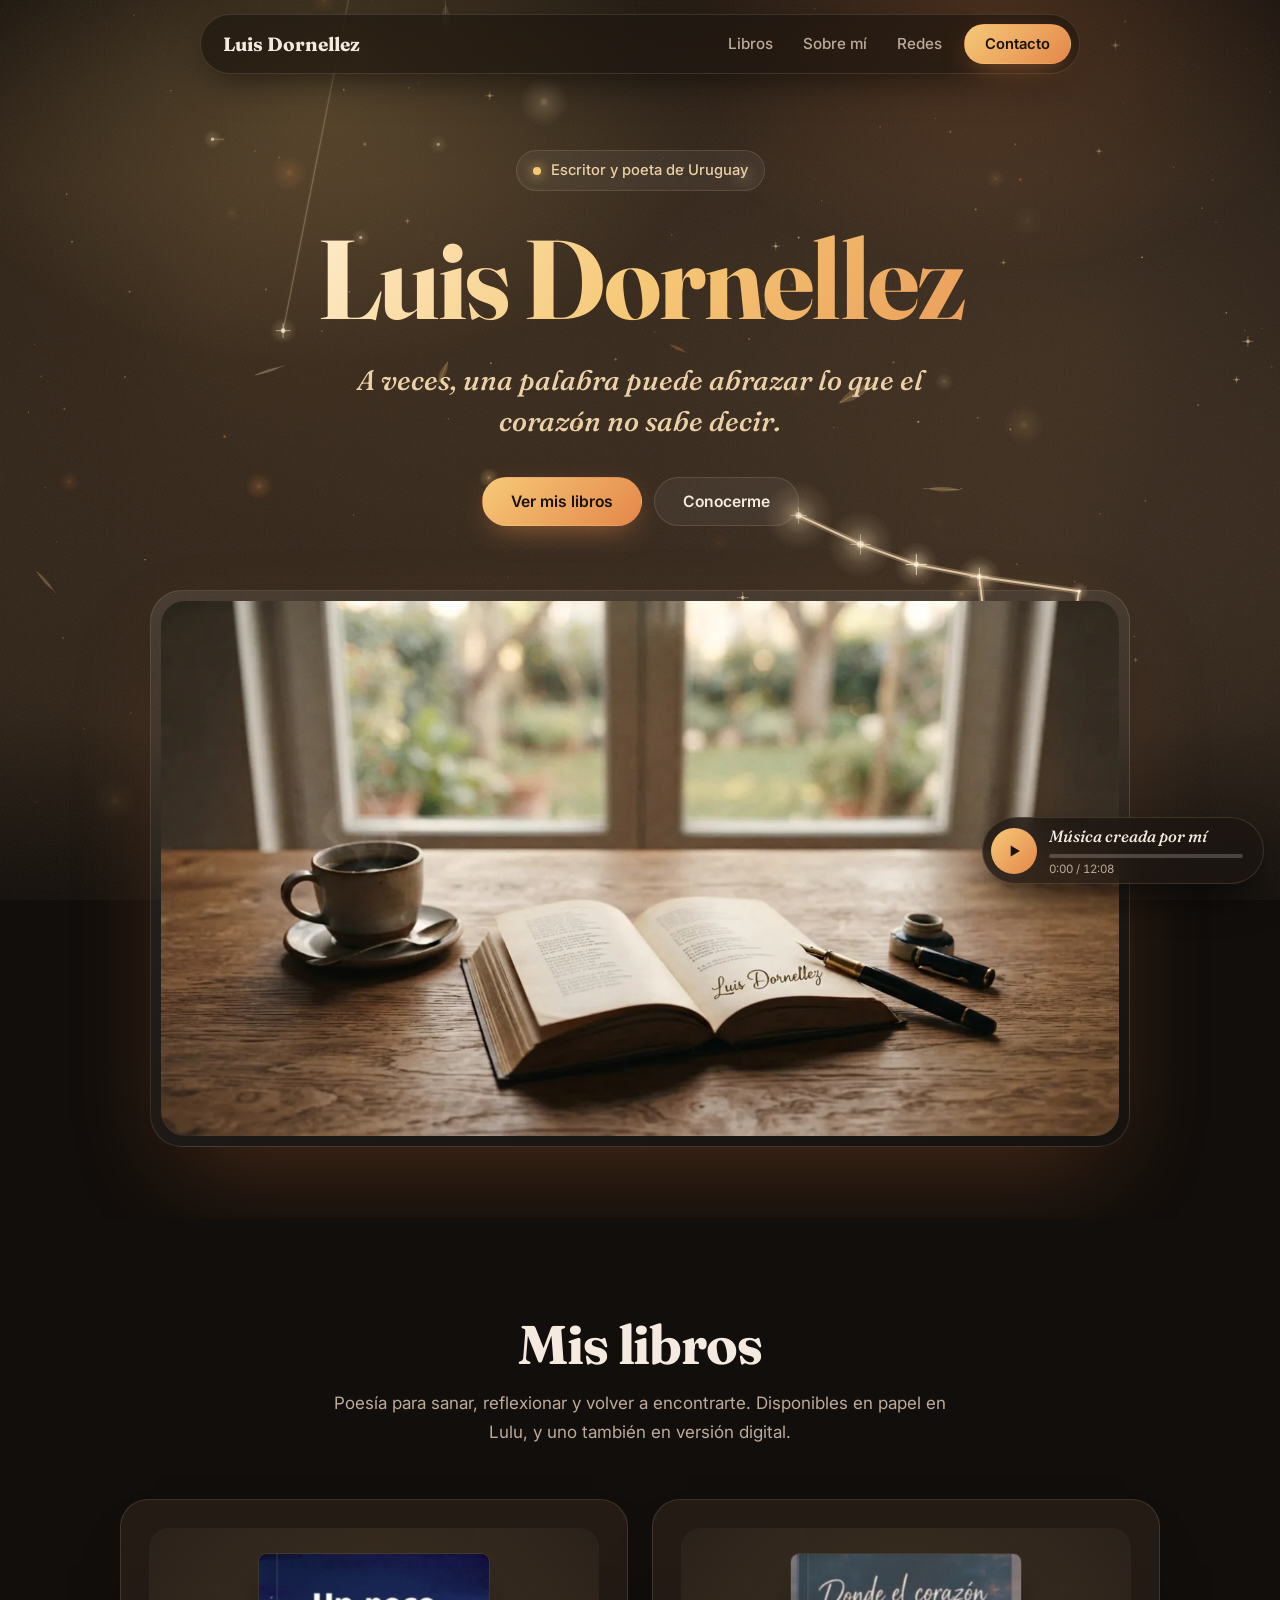
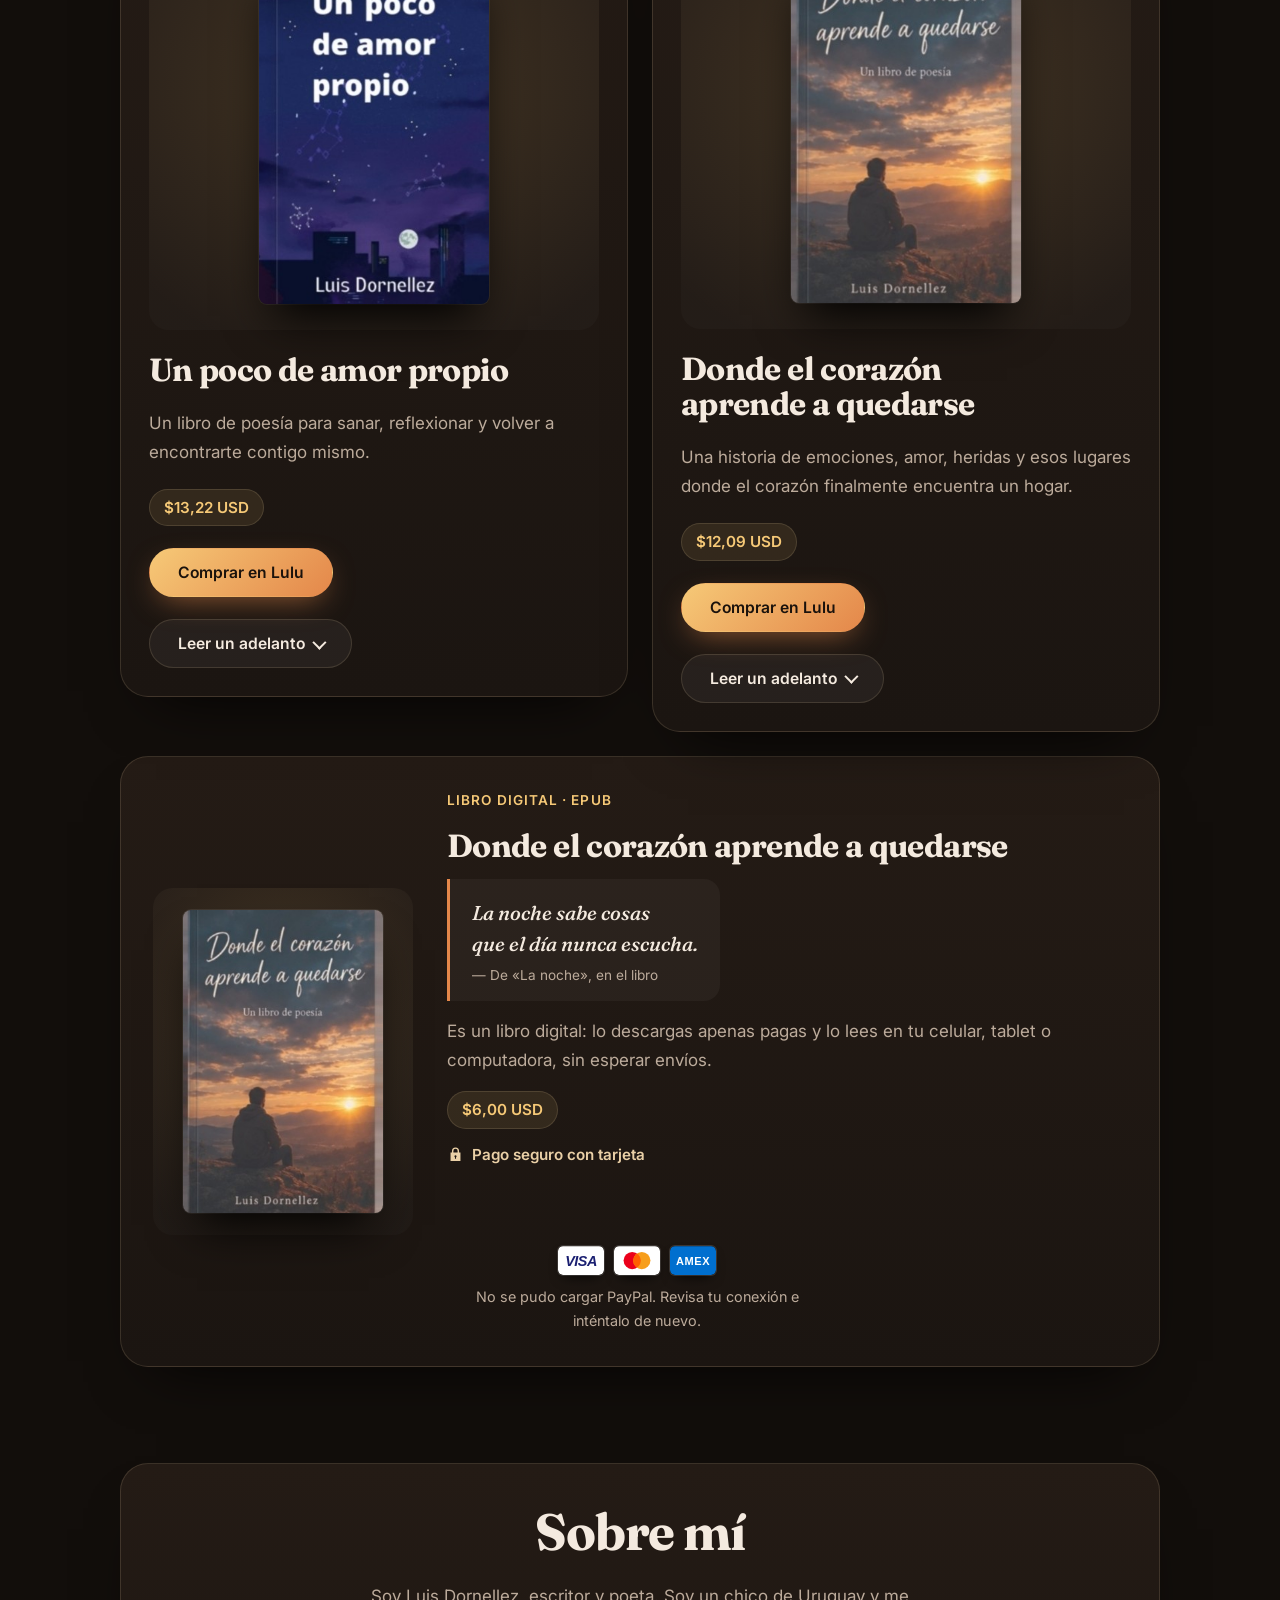
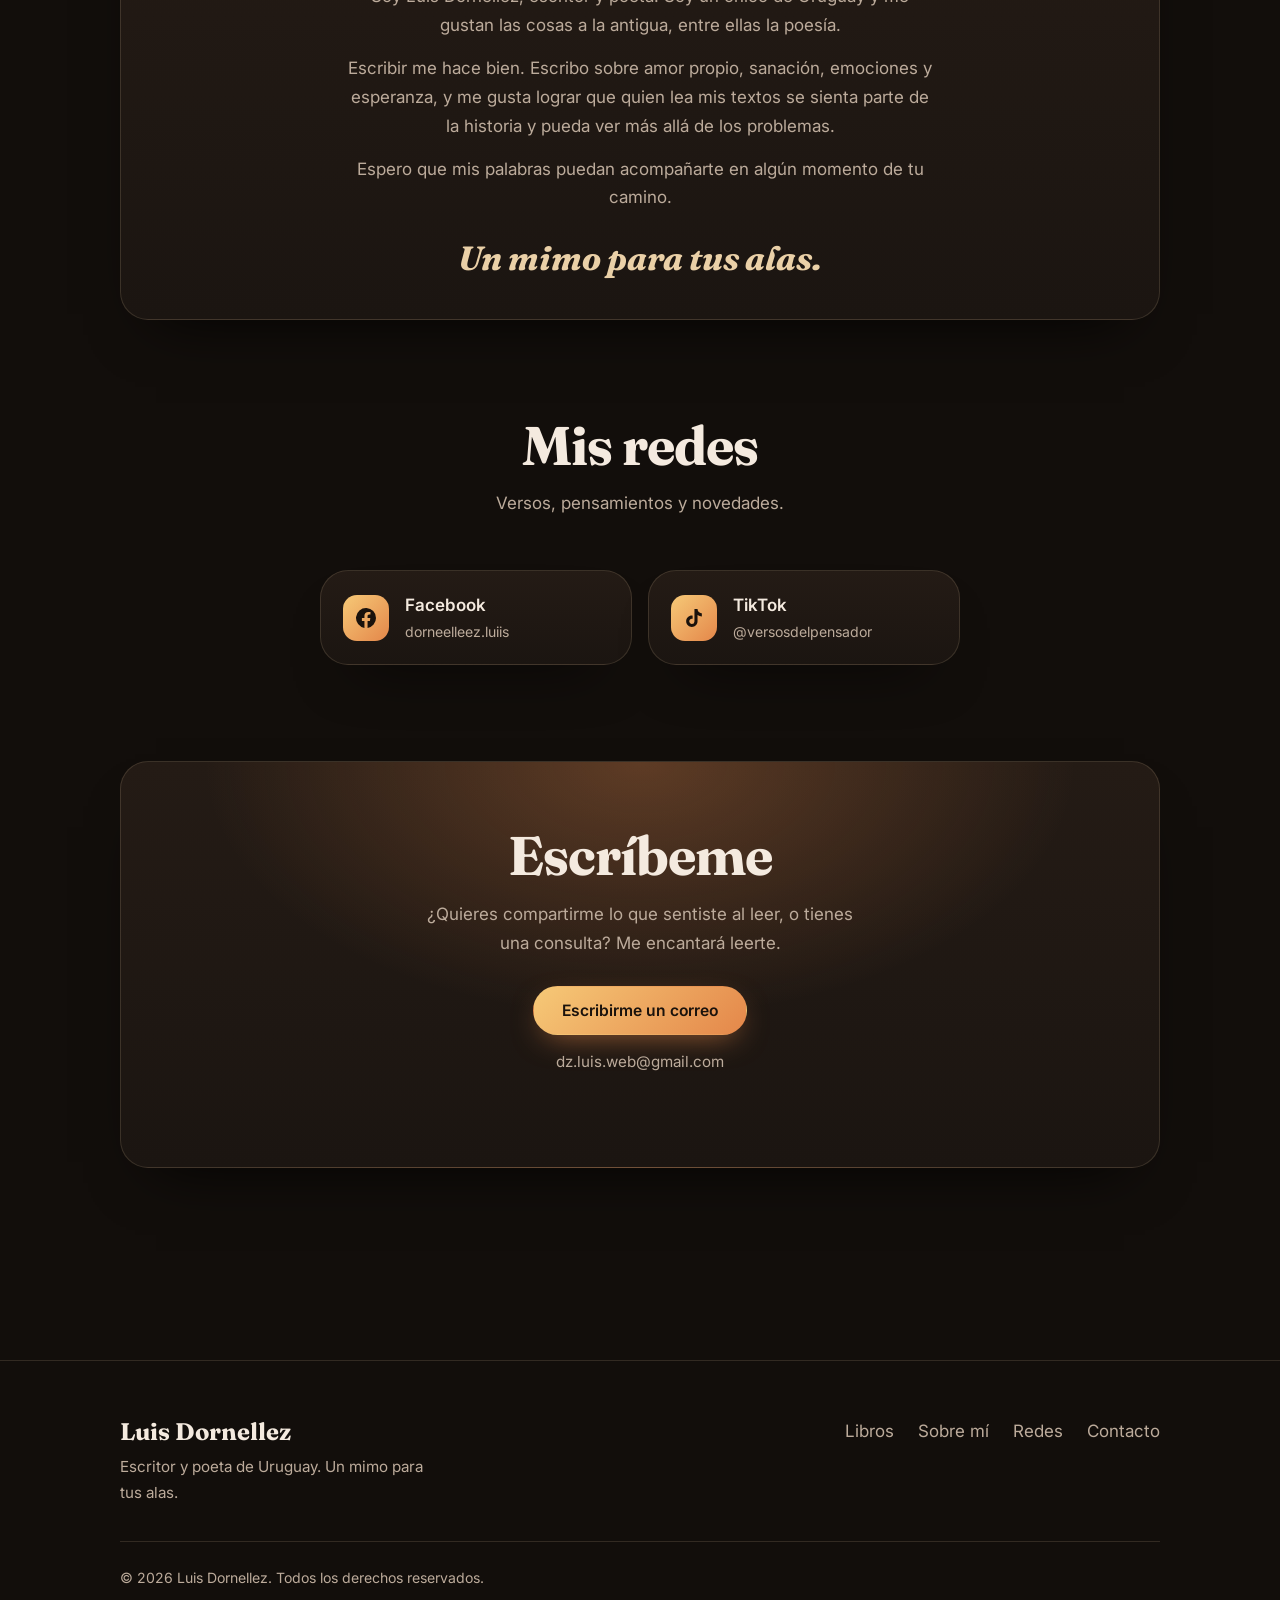
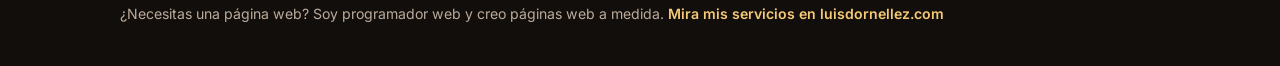
<file: index.html>
<!DOCTYPE html>
<html lang="es">
<head>
<meta charset="UTF-8">
<meta name="viewport" content="width=device-width, initial-scale=1, viewport-fit=cover">
<title>Luis Dornellez | Escritor y poeta de Uruguay</title>
<meta name="description" content="Libros de poesía y emociones de Luis Dornellez, escritor y poeta de Uruguay: «Un poco de amor propio» y «Donde el corazón aprende a quedarse». Lee un adelanto y cómpralos en Lulu.">
<meta name="author" content="Luis Dornellez">
<meta name="robots" content="index, follow, max-image-preview:large">
<meta name="google" content="notranslate">
<meta name="theme-color" content="#120e0b">
<meta name="color-scheme" content="dark">
<link rel="canonical" href="https://luisdornellez.github.io/">
<link rel="icon" href="favicon.svg" type="image/svg+xml">
<link rel="icon" href="favicon-32.png" type="image/png" sizes="32x32">
<link rel="apple-touch-icon" href="apple-touch-icon.png">
<link rel="manifest" href="site.webmanifest">
<meta property="og:type" content="website">
<meta property="og:site_name" content="Luis Dornellez">
<meta property="og:locale" content="es_LA">
<meta property="og:title" content="Luis Dornellez | Escritor y poeta de Uruguay">
<meta property="og:description" content="A veces, una palabra puede abrazar lo que el corazón no sabe decir.">
<meta property="og:url" content="https://luisdornellez.github.io/">
<meta property="og:image" content="https://luisdornellez.github.io/og-image.png">
<meta property="og:image:width" content="1200">
<meta property="og:image:height" content="630">
<meta property="og:image:alt" content="Luis Dornellez, escritor y poeta">
<meta name="twitter:card" content="summary_large_image">
<meta name="twitter:title" content="Luis Dornellez | Escritor y poeta de Uruguay">
<meta name="twitter:description" content="A veces, una palabra puede abrazar lo que el corazón no sabe decir.">
<meta name="twitter:image" content="https://luisdornellez.github.io/og-image.png">
<link rel="preconnect" href="https://fonts.googleapis.com">
<link rel="preconnect" href="https://fonts.gstatic.com" crossorigin>
<link href="https://fonts.googleapis.com/css2?family=Fraunces:opsz,wght@9..144,500;9..144,700&family=Inter:wght@400;500;600;700&display=swap" rel="stylesheet">
<style>
:root{color-scheme:dark;--bg:#120e0b;--s1:#1b1511;--s2:#241b15;--bd:rgba(234,208,167,.15);--tx:#f4eadf;--mu:#bcab9b;--oro:#ead0a7;--a1:#f6c977;--a2:#e4874a;--fd:'Fraunces',Georgia,serif;--fb:'Inter',system-ui,-apple-system,'Segoe UI',sans-serif}
*{box-sizing:border-box}
html{scroll-behavior:smooth;scroll-padding-top:96px}
body{margin:0;font:400 17px/1.7 var(--fb);background:var(--bg);color:var(--tx);-webkit-font-smoothing:antialiased;overflow-x:hidden}
img{display:block;max-width:100%;height:auto}
h1,h2,h3{font-family:var(--fd);font-weight:700;line-height:1.1;margin:0;letter-spacing:-.02em;text-wrap:balance}
p{margin:0}
a{color:var(--a1)}
:focus-visible{outline:3px solid var(--a1);outline-offset:3px;border-radius:8px}
.skip{position:absolute;left:12px;top:-70px;z-index:50;background:var(--a1);color:#1a120c;padding:10px 16px;border-radius:999px;font-weight:600}
.skip:focus{top:12px}
.wrap{max-width:1080px;margin:0 auto;padding:0 20px}

/* Barra flotante de cristal */
.nav-wrap{position:fixed;top:14px;left:0;right:0;z-index:30;padding:0 14px;pointer-events:none}
.nav{pointer-events:auto;max-width:880px;margin:0 auto;display:flex;align-items:center;gap:8px;padding:8px 8px 8px 22px;background:rgba(27,21,17,.68);border:1px solid var(--bd);border-radius:999px;-webkit-backdrop-filter:blur(16px) saturate(140%);backdrop-filter:blur(16px) saturate(140%);box-shadow:0 12px 40px -12px rgba(0,0,0,.7)}
.brand{font:700 1.2rem var(--fd);color:var(--tx);text-decoration:none;margin-right:auto;white-space:nowrap}
.nav ul{display:flex;gap:2px;margin:0;padding:0;list-style:none}
.nav ul a{display:block;padding:8px 14px;border-radius:999px;color:var(--mu);font-size:.95rem;font-weight:500;text-decoration:none;transition:color .2s,background .2s}
.nav ul a:hover{color:var(--tx);background:rgba(255,255,255,.07)}

/* Botones */
.btn{display:inline-flex;align-items:center;justify-content:center;gap:8px;padding:14px 28px;border:1px solid transparent;border-radius:999px;background:linear-gradient(135deg,var(--a1),var(--a2));color:#1a120c;font:600 .98rem var(--fb);text-decoration:none;cursor:pointer;box-shadow:0 10px 30px -10px rgba(228,135,74,.65);transition:transform .2s,box-shadow .2s,background .2s}
.btn:hover{transform:translateY(-2px);box-shadow:0 14px 34px -10px rgba(228,135,74,.85)}
.btn-sm{padding:10px 20px;font-size:.92rem}
.btn-ghost{background:rgba(255,255,255,.05);border-color:var(--bd);color:var(--tx);box-shadow:none}
.btn-ghost:hover{background:rgba(255,255,255,.1);box-shadow:none}

/* Portada */
.hero{position:relative;padding:150px 0 72px;text-align:center;overflow:hidden}
.hero::before{content:"";position:absolute;inset:-10% 0 auto;height:720px;background:radial-gradient(45% 55% at 25% 30%,rgba(246,201,119,.2),transparent 70%),radial-gradient(40% 50% at 78% 20%,rgba(228,135,74,.22),transparent 70%);pointer-events:none}
.hero .wrap{position:relative}
.badge{display:inline-flex;align-items:center;gap:10px;padding:7px 16px;border:1px solid var(--bd);border-radius:999px;background:rgba(255,255,255,.05);color:var(--oro);font-size:.92rem;font-weight:500}
.badge::before{content:"";width:8px;height:8px;border-radius:50%;background:var(--a1);box-shadow:0 0 12px var(--a1)}
.hero h1{margin:26px 0 20px;font-size:clamp(3.2rem,10.5vw,7rem);background:linear-gradient(120deg,#fff3dc 10%,var(--a1) 50%,var(--a2));-webkit-background-clip:text;background-clip:text;color:transparent}
.lema{max-width:34ch;margin:0 auto 36px;font:500 clamp(1.3rem,3vw,1.75rem)/1.45 var(--fd);font-style:italic;color:var(--oro)}
.cta{display:flex;flex-wrap:wrap;justify-content:center;gap:12px}
.hero-img{position:relative;margin:64px auto 0;max-width:980px;padding:10px;border:1px solid var(--bd);border-radius:32px;background:linear-gradient(160deg,rgba(255,255,255,.09),rgba(255,255,255,.02));box-shadow:0 40px 100px -30px rgba(228,135,74,.35),0 30px 60px -30px #000}
.hero-img img{width:100%;border-radius:24px;aspect-ratio:1376/768;object-fit:cover}
.hero .badge,.hero h1,.hero .lema,.hero .cta,.hero-img{animation:entra .8s cubic-bezier(.2,.7,.2,1) both}
.hero h1{animation-delay:.08s}.hero .lema{animation-delay:.16s}.hero .cta{animation-delay:.24s}.hero-img{animation-delay:.34s}
@keyframes entra{from{opacity:0;transform:translateY(18px)}}

/* Secciones */
.sec{padding:96px 0}
.cab{max-width:620px;margin:0 auto 52px;text-align:center}
.cab h2{font-size:clamp(2.2rem,5vw,3.4rem)}
.cab p{margin-top:14px;color:var(--mu)}
.card{background:linear-gradient(180deg,var(--s2),var(--s1));border:1px solid var(--bd);border-radius:28px;box-shadow:0 30px 60px -36px #000}

/* Libros */
.libros{display:grid;grid-template-columns:repeat(2,1fr);gap:24px;align-items:start}
.libro{display:flex;flex-direction:column;gap:22px;padding:28px}
.libro .portada{display:flex;justify-content:center;padding:26px;border-radius:20px;background:radial-gradient(70% 70% at 50% 40%,rgba(246,201,119,.16),rgba(255,255,255,.02))}
.libro .portada img{width:min(100%,230px);border-radius:8px;box-shadow:0 26px 44px -14px #000,0 0 0 1px rgba(255,255,255,.08)}
.portada-vacia{width:min(100%,230px);aspect-ratio:2/3;display:grid;place-items:center;padding:20px;border-radius:8px;background:var(--s1);color:var(--oro);font:700 1.4rem/1.2 var(--fd);text-align:center}
.libro h3{font-size:clamp(1.6rem,3vw,2rem)}
.libro p{color:var(--mu)}
.precio{align-self:flex-start;padding:5px 14px;border:1px solid var(--bd);border-radius:999px;background:rgba(246,201,119,.1);color:var(--a1);font-weight:600;font-size:.95rem}
.acciones{display:flex;flex-wrap:wrap;gap:10px;margin-top:auto}
.adelanto summary{list-style:none;cursor:pointer;user-select:none}
.adelanto summary::-webkit-details-marker{display:none}
.adelanto summary::after{content:"";width:8px;height:8px;border:solid currentColor;border-width:0 2px 2px 0;transform:rotate(45deg) translateY(-2px);transition:transform .25s}
.adelanto[open] summary::after{transform:rotate(-135deg)}
.adelanto-texto{margin-top:16px;padding:22px 24px;border-left:3px solid var(--a2);border-radius:0 16px 16px 0;background:rgba(255,255,255,.04);font:500 italic 1.2rem/1.65 var(--fd);color:var(--tx);animation:entra .35s both}
.adelanto-texto small{display:block;margin-top:12px;font:600 .88rem var(--fb);font-style:normal;color:var(--a1)}

/* Sobre mí */
.autor{display:block;text-align:center;padding:40px 28px}
.autor h2{font-size:clamp(2.2rem,5vw,3.2rem);margin-bottom:22px}
.autor p+p{margin-top:14px}
.autor p{color:var(--mu);max-width:54ch;margin-left:auto;margin-right:auto}
.autor .cita{margin-top:26px;font:700 italic clamp(1.6rem,3.5vw,2.1rem)/1.2 var(--fd);color:var(--oro)}

/* Redes */
.redes{display:grid;grid-template-columns:repeat(2,1fr);gap:16px;max-width:640px;margin:0 auto;padding:0;list-style:none}
.red{display:flex;align-items:center;gap:16px;padding:20px 22px;color:var(--tx);font-weight:600;text-decoration:none;transition:transform .2s,border-color .2s}
.red:hover{transform:translateY(-3px);border-color:rgba(246,201,119,.5)}
.red i{display:grid;place-items:center;width:46px;height:46px;border-radius:14px;background:linear-gradient(135deg,var(--a1),var(--a2))}
.red svg{width:24px;height:24px;fill:#1a120c}
.red span{display:block;font-weight:400;font-size:.88rem;color:var(--mu)}

/* Contacto */
.contacto{position:relative;padding:64px 24px;text-align:center;overflow:hidden;background:radial-gradient(60% 90% at 50% 0%,rgba(228,135,74,.3),transparent 70%),linear-gradient(180deg,var(--s2),var(--s1))}
.contacto h2{font-size:clamp(2.2rem,5vw,3.4rem)}
.contacto p{margin:14px auto 28px;max-width:40ch;color:var(--mu)}
.correo{margin-top:18px;font-size:.95rem;color:var(--oro)}

/* Pie */
footer{margin-top:96px;padding:56px 0 40px;border-top:1px solid var(--bd)}
.pie{display:flex;flex-wrap:wrap;justify-content:space-between;gap:32px}
.pie strong{display:block;margin-bottom:8px;font:700 1.5rem var(--fd)}
.pie p{max-width:32ch;color:var(--mu);font-size:.95rem}
.pie nav{display:flex;flex-wrap:wrap;gap:8px 24px;align-content:flex-start}
.pie nav a{color:var(--mu);text-decoration:none}
.pie nav a:hover{color:var(--a1)}
.copy{margin-top:36px;padding-top:24px;border-top:1px solid var(--bd);color:var(--mu);font-size:.88rem}
.servicios{margin-top:12px;color:var(--mu);font-size:.88rem}
.servicios a{color:var(--a1);font-weight:600;text-decoration:none}
.servicios a:hover{text-decoration:underline}

/* Reproductor flotante */
.player{position:fixed;right:max(16px,env(safe-area-inset-right));bottom:max(16px,env(safe-area-inset-bottom));z-index:40;display:flex;align-items:center;gap:12px;width:282px;padding:8px 20px 8px 8px;background:rgba(27,21,17,.78);border:1px solid var(--bd);border-radius:999px;-webkit-backdrop-filter:blur(16px);backdrop-filter:blur(16px);box-shadow:0 18px 44px -14px #000}
.player[hidden]{display:none}
.player button{flex:none;display:grid;place-items:center;width:46px;height:46px;padding:0;border:0;border-radius:50%;background:linear-gradient(135deg,var(--a1),var(--a2));cursor:pointer;transition:transform .2s}
.player button:hover{transform:scale(1.06)}
.player svg{width:20px;height:20px;fill:#1a120c}
.i-pausa,.player.sonando .i-play{display:none}
.player.sonando .i-pausa{display:block}
.player.sonando button{box-shadow:0 0 0 5px rgba(246,201,119,.18)}
.p-info{flex:1;min-width:0}
.p-tit{overflow:hidden;font:italic 500 1.02rem/1.3 var(--fd);white-space:nowrap;text-overflow:ellipsis}
.barra{position:relative;display:flex;align-items:center;height:16px;cursor:pointer}
.barra::before{content:"";position:absolute;left:0;right:0;height:4px;border-radius:4px;background:rgba(255,255,255,.2)}
.barra i{position:relative;display:block;width:0;height:4px;border-radius:4px;background:linear-gradient(90deg,var(--a1),var(--a2))}
.p-tiempo{font-size:11.5px;line-height:1;color:var(--mu);font-variant-numeric:tabular-nums}

@media (max-width:860px){
  .libros{grid-template-columns:1fr}
  .autor{padding:32px 22px}
}
@media (max-width:640px){
  .nav ul{display:none}
  .hero{padding:118px 0 56px}
  .sec{padding:68px 0}
  .redes{grid-template-columns:1fr}
  .hero-img{padding:6px;border-radius:24px;margin-top:48px}
  .hero-img img{border-radius:18px}
  .player{left:16px;right:16px;width:auto}
  footer{margin-top:68px;padding-bottom:96px}
}
@media (prefers-reduced-motion:reduce){
  html{scroll-behavior:auto}
  *,*::before,*::after{animation:none!important;transition:none!important}
}

/* Libro digital */
.digital{display:grid;grid-template-columns:minmax(0,260px) 1fr;gap:34px;align-items:center;margin-top:24px;padding:32px}
.digital .portada{display:flex;justify-content:center;padding:22px;border-radius:20px;background:radial-gradient(70% 70% at 50% 40%,rgba(246,201,119,.16),rgba(255,255,255,.02))}
.digital .portada img{width:min(100%,200px);border-radius:8px;box-shadow:0 26px 44px -14px #000,0 0 0 1px rgba(255,255,255,.08)}
.digital-info{display:flex;flex-direction:column;gap:16px;align-items:flex-start;min-width:0}
.digital h3{font-size:clamp(1.6rem,3vw,2rem)}
.digital p,.digital li{color:var(--mu)}
.etiqueta{color:var(--a1);font-weight:600;font-size:.85rem;letter-spacing:.08em;text-transform:uppercase}
.muestra{margin:0;padding:18px 22px;border-left:3px solid var(--a2);border-radius:0 16px 16px 0;background:rgba(255,255,255,.04);font:500 italic 1.25rem/1.55 var(--fd);color:var(--tx)}
.muestra cite{display:block;margin-top:8px;font:400 .85rem var(--fb);font-style:normal;color:var(--mu)}
#zona-compra{width:100%;max-width:380px}
#zona-descarga{width:100%;padding:22px;border:1px solid var(--bd);border-radius:20px;background:rgba(246,201,119,.07)}
.digital [hidden]{display:none!important}
.pago{width:100%;max-width:380px}
.digital .pago-cab{display:flex;align-items:center;gap:8px;margin:0 0 14px;font:600 .95rem var(--fb);color:var(--oro)}
.pago-cab svg{width:17px;height:17px;fill:currentColor;flex:none}
#paypal-boton{min-height:52px}
.digital .tarjetas{display:flex;justify-content:center;gap:10px;margin:16px 0 0;padding:0;list-style:none}
.digital .tarjetas li{display:block;margin:0}
.tarjetas svg{display:block;width:46px;height:29px;border-radius:5px;box-shadow:0 0 0 1px rgba(255,255,255,.14),0 6px 14px -6px #000}
.digital .pago .nota{text-align:center}
.digital h4{margin:0 0 14px;font:700 1.45rem var(--fd);color:var(--oro)}
.digital ul{margin:8px 0 14px;padding-left:20px}
.digital .nota{font-size:.9rem;margin-top:10px}
@media (max-width:860px){.digital{grid-template-columns:1fr;padding:24px}.digital .portada{max-width:260px;margin:0 auto}}

/* Fondo animado ligado al scroll (canvas fijo detrás de todo) */
#fondo-scroll{position:fixed;top:0;left:0;width:100%;height:100vh;z-index:-1;display:block;pointer-events:none;user-select:none;-webkit-user-select:none}
#fondo-cine{position:fixed;inset:0;z-index:-1;overflow:hidden;pointer-events:none;background:radial-gradient(120% 90% at 50% 45%,transparent 52%,rgba(5,3,2,.6) 100%),linear-gradient(180deg,rgba(0,0,0,.38),transparent 20%,transparent 80%,rgba(0,0,0,.42))}
#fondo-cine::after{content:"";position:absolute;inset:-50%;opacity:.07;background-image:url("data:image/svg+xml,%3Csvg xmlns='http://www.w3.org/2000/svg' width='160' height='160'%3E%3Cfilter id='n'%3E%3CfeTurbulence type='fractalNoise' baseFrequency='.9' numOctaves='2' stitchTiles='stitch'/%3E%3CfeColorMatrix values='0 0 0 0 1 0 0 0 0 .92 0 0 0 0 .8 0 0 0 .9 0'/%3E%3C/filter%3E%3Crect width='100%25' height='100%25' filter='url(%23n)'/%3E%3C/svg%3E");animation:grano .9s steps(6) infinite}
@keyframes grano{0%{transform:translate(0,0)}20%{transform:translate(-4%,3%)}40%{transform:translate(3%,-5%)}60%{transform:translate(-5%,-2%)}80%{transform:translate(4%,4%)}100%{transform:translate(0,0)}}
</style>
<script type="application/ld+json">
{"@context":"https://schema.org","@graph":[
{"@type":"WebSite","@id":"https://luisdornellez.github.io/#web","url":"https://luisdornellez.github.io/","name":"Luis Dornellez","inLanguage":"es","publisher":{"@id":"https://luisdornellez.github.io/#autor"}},
{"@type":"Person","@id":"https://luisdornellez.github.io/#autor","name":"Luis Dornellez","jobTitle":"Escritor y poeta","url":"https://luisdornellez.github.io/","email":"dz.luis.web@gmail.com","nationality":{"@type":"Country","name":"Uruguay"},"sameAs":["https://www.facebook.com/dorneelleez.luiis/","https://www.tiktok.com/@versosdelpensador"]},
{"@type":"Book","name":"Un poco de amor propio","inLanguage":"es","bookFormat":"https://schema.org/Paperback","author":{"@id":"https://luisdornellez.github.io/#autor"},"image":"https://luisdornellez.github.io/portada-un-poco-de-amor-propio.jpg","url":"https://www.lulu.com/shop/luis-dornellez/un-poco-de-amor-propio/paperback/product-je8dn5g.html?page=1&pageSize=4","offers":{"@type":"Offer","price":"13.22","priceCurrency":"USD","availability":"https://schema.org/InStock","url":"https://www.lulu.com/shop/luis-dornellez/un-poco-de-amor-propio/paperback/product-je8dn5g.html?page=1&pageSize=4"}},
{"@type":"Book","name":"Donde el corazón aprende a quedarse","inLanguage":"es","bookFormat":"https://schema.org/Paperback","author":{"@id":"https://luisdornellez.github.io/#autor"},"image":"https://luisdornellez.github.io/portada-donde-el-corazon-aprende-a-quedarse.jpg","url":"https://www.lulu.com/shop/luis-dornellez/donde-el-coraz%C3%B3n-aprende-a-quedarse/paperback/product-rm26kr6.html?page=1&pageSize=4","offers":{"@type":"Offer","price":"12.09","priceCurrency":"USD","availability":"https://schema.org/InStock","url":"https://www.lulu.com/shop/luis-dornellez/donde-el-coraz%C3%B3n-aprende-a-quedarse/paperback/product-rm26kr6.html?page=1&pageSize=4"}}
]}
</script>
</head>
<body>
<canvas id="fondo-scroll" aria-hidden="true"></canvas>
<div id="fondo-cine" aria-hidden="true"></div>
<a class="skip" href="#contenido">Saltar al contenido</a>

<header class="nav-wrap">
  <nav class="nav" aria-label="Principal">
    <a class="brand" href="#inicio">Luis Dornellez</a>
    <ul><li><a href="#libros">Libros</a></li><li><a href="#sobre-mi">Sobre mí</a></li><li><a href="#redes">Redes</a></li></ul>
    <a class="btn btn-sm" href="#contacto">Contacto</a>
  </nav>
</header>

<div class="player" id="player">
  <button id="botonMusica" type="button" aria-label="Reproducir música"><svg class="i-play" viewBox="0 0 24 24" aria-hidden="true"><path d="M8 5.5v13l11-6.5z"/></svg><svg class="i-pausa" viewBox="0 0 24 24" aria-hidden="true"><path d="M7 5h3.5v14H7zM13.5 5H17v14h-3.5z"/></svg></button>
  <div class="p-info">
    <div class="p-tit">Música creada por mí</div>
    <div class="barra" id="progreso" role="slider" tabindex="0" aria-label="Posición de la música" aria-valuemin="0" aria-valuemax="100" aria-valuenow="0"><i id="progresoBarra"></i></div>
    <div class="p-tiempo" id="tiempo">0:00</div>
  </div>
</div>
<audio id="musica" src="musica-creada-por-mi.mp3" preload="metadata"></audio>

<main id="contenido">
  <section class="hero" id="inicio">
    <div class="wrap">
      <p class="badge">Escritor y poeta de Uruguay</p>
      <h1>Luis Dornellez</h1>
      <p class="lema">A veces, una palabra puede abrazar lo que el corazón no sabe decir.</p>
      <div class="cta"><a class="btn" href="#libros">Ver mis libros</a><a class="btn btn-ghost" href="#sobre-mi">Conocerme</a></div>
      <figure class="hero-img" style="margin-bottom:0"><img src="hero.webp" width="1376" height="768" fetchpriority="high" alt="Libro de poemas abierto con la firma de Luis Dornellez, junto a una taza de café y una pluma, frente a una ventana"></figure>
    </div>
  </section>

  <section class="sec" id="libros">
    <div class="wrap">
      <div class="cab"><h2>Mis libros</h2><p>Poesía para sanar, reflexionar y volver a encontrarte. Disponibles en papel en Lulu, y uno también en versión digital.</p></div>
      <div class="libros">
        <article class="card libro">
          <div class="portada"><img src="portada-un-poco-de-amor-propio.jpg" width="309" height="470" loading="lazy" alt="Portada del libro Un poco de amor propio"></div>
          <h3>Un poco de amor propio</h3>
          <p>Un libro de poesía para sanar, reflexionar y volver a encontrarte contigo mismo.</p>
          <span class="precio">$13,22 USD</span>
          <div class="acciones"><a class="btn" href="https://www.lulu.com/shop/luis-dornellez/un-poco-de-amor-propio/paperback/product-je8dn5g.html?page=1&amp;pageSize=4" target="_blank" rel="noopener noreferrer">Comprar en Lulu</a></div>
          <details class="adelanto"><summary class="btn btn-ghost">Leer un adelanto</summary>
            <p class="adelanto-texto">No mires atrás y deja esos miedos, es hora de avanzar y sanar. Eres fuerte con esas ganas de nunca rendirte, incluso con tantas piedras en el camino. Veo felicidad en ti, veo una persona increíble, solo mírate al espejo y visualiza todas las veces que pudiste levantarte. Eres lo más hermoso de esta vida, por favor, no te rindas.<small>De «Un poco de amor propio», de Luis Dornellez</small></p>
          </details>
        </article>

        <article class="card libro">
          <div class="portada"><img src="portada-donde-el-corazon-aprende-a-quedarse.jpg" width="301" height="457" loading="lazy" alt="Portada del libro Donde el corazón aprende a quedarse"></div>
          <h3>Donde el corazón aprende a quedarse</h3>
          <p>Una historia de emociones, amor, heridas y esos lugares donde el corazón finalmente encuentra un hogar.</p>
          <span class="precio">$12,09 USD</span>
          <div class="acciones"><a class="btn" href="https://www.lulu.com/shop/luis-dornellez/donde-el-coraz%C3%B3n-aprende-a-quedarse/paperback/product-rm26kr6.html?page=1&amp;pageSize=4" target="_blank" rel="noopener noreferrer">Comprar en Lulu</a></div>
          <details class="adelanto"><summary class="btn btn-ghost">Leer un adelanto</summary>
            <p class="adelanto-texto"><strong>A veces</strong><br><br>A veces sonrío<br>porque no quiero explicar<br>todo lo que llevo dentro.<br>A veces digo que estoy bien<br>porque ni yo mismo sé<br>cómo contar lo contrario.<br>Y a veces solamente necesito<br>un poco de silencio,<br>una habitación tranquila<br>y la certeza<br>de que mañana será otro día.<small>De «Donde el corazón aprende a quedarse», de Luis Dornellez</small></p>
          </details>
        </article>
      </div>

        <article class="card digital" id="libro-digital">
          <div class="portada"><img src="portada-donde-el-corazon-aprende-a-quedarse.jpg" width="301" height="457" loading="lazy" alt="Portada de la edición digital de Donde el corazón aprende a quedarse"></div>
          <div class="digital-info">
            <span class="etiqueta">Libro digital · EPUB</span>
            <h3>Donde el corazón aprende a quedarse</h3>
            <blockquote class="muestra">La noche sabe cosas<br>que el día nunca escucha.<cite>— De «La noche», en el libro</cite></blockquote>
            <p>Es un libro digital: lo descargas apenas pagas y lo lees en tu celular, tablet o computadora, sin esperar envíos.</p>
            <span class="precio">$6,00 USD</span>
            <div id="zona-compra">
              <div class="pago">
                <p class="pago-cab"><svg viewBox="0 0 24 24" aria-hidden="true"><path d="M17 9V7a5 5 0 0 0-10 0v2H5v12h14V9h-2zM9 7a3 3 0 0 1 6 0v2H9V7zm3 6a1.5 1.5 0 0 1 .75 2.8V18h-1.5v-2.2A1.5 1.5 0 0 1 12 13z"/></svg><span id="pago-titulo">Pago seguro con tarjeta</span></p>
                <div id="paypal-boton"></div>
                <ul class="tarjetas" id="tarjetas" aria-label="Tarjetas aceptadas">
                  <li><svg viewBox="0 0 48 30" role="img" aria-label="Visa"><title>Visa</title><rect width="48" height="30" rx="5" fill="#fff"/><text x="24" y="20.5" text-anchor="middle" font-family="Arial,Helvetica,sans-serif" font-weight="900" font-style="italic" font-size="15" letter-spacing="-.5" fill="#1a1f71">VISA</text></svg></li>
                  <li><svg viewBox="0 0 48 30" role="img" aria-label="Mastercard"><title>Mastercard</title><defs><clipPath id="mc-recorte"><circle cx="19" cy="15" r="9"/></clipPath></defs><rect width="48" height="30" rx="5" fill="#fff"/><circle cx="19" cy="15" r="9" fill="#eb001b"/><circle cx="29" cy="15" r="9" fill="#f79e1b"/><circle cx="29" cy="15" r="9" fill="#ff5f00" clip-path="url(#mc-recorte)"/></svg></li>
                  <li><svg viewBox="0 0 48 30" role="img" aria-label="American Express"><title>American Express</title><rect width="48" height="30" rx="5" fill="#006fcf"/><text x="24" y="19.5" text-anchor="middle" font-family="Arial,Helvetica,sans-serif" font-weight="900" font-size="11.5" letter-spacing=".6" fill="#fff">AMEX</text></svg></li>
                </ul>
                <p class="nota" id="paypal-estado" role="status"></p>
              </div>
            </div>
            <div id="zona-descarga" hidden>
              <h4>¡Gracias por tu compra! 💛</h4>
              <p id="cuenta" role="timer" style="font-weight:600;color:var(--a1);margin:8px 0 14px"></p>
              <a class="btn" id="enlace-descarga" href="#" download>Descargar mi libro (EPUB)</a>
              <p style="margin-top:18px"><strong>¿Con qué app lo leo en el celular?</strong></p>
              <ul>
                <li><strong>iPhone o iPad:</strong> abre el archivo con <strong>Libros</strong> (Apple Books), que ya viene en tu equipo.</li>
                <li><strong>Android:</strong> instala <strong>Google Play Libros</strong> (gratis) y ábrelo con esa app. También sirven Lithium o Moon+ Reader.</li>
                <li><strong>Computadora:</strong> Calibre o Thorium Reader, ambos gratis.</li>
              </ul>
              <p class="nota">Guarda el archivo: ya es tuyo. Si tienes cualquier duda o consulta, o si algo falla, escríbeme a <a href="mailto:dz.luis.web@gmail.com?subject=Consulta%20sobre%20mi%20libro" style="color:var(--oro);text-decoration:underline">dz.luis.web@gmail.com</a> y con gusto te ayudo.</p>
            </div>
          </div>
        </article>

    </div>
  </section>

  <section class="sec" id="sobre-mi" style="padding-top:0">
    <div class="wrap">
      <div class="card autor">
        <div>
          <h2>Sobre mí</h2>
          <p>Soy Luis Dornellez, escritor y poeta. Soy un chico de Uruguay y me gustan las cosas a la antigua, entre ellas la poesía.</p>
          <p>Escribir me hace bien. Escribo sobre amor propio, sanación, emociones y esperanza, y me gusta lograr que quien lea mis textos se sienta parte de la historia y pueda ver más allá de los problemas.</p>
          <p>Espero que mis palabras puedan acompañarte en algún momento de tu camino.</p>
          <p class="cita">Un mimo para tus alas.</p>
        </div>
      </div>
    </div>
  </section>

  <section class="sec" id="redes" style="padding-top:0">
    <div class="wrap">
      <div class="cab"><h2>Mis redes</h2><p>Versos, pensamientos y novedades.</p></div>
      <ul class="redes">
        <li><a class="card red" href="https://www.facebook.com/dorneelleez.luiis/" target="_blank" rel="noopener noreferrer"><i><svg viewBox="0 0 24 24" aria-hidden="true"><path d="M22 12a10 10 0 1 0-11.56 9.88v-6.99H7.9V12h2.54V9.8c0-2.5 1.49-3.89 3.78-3.89 1.09 0 2.24.2 2.24.2v2.46h-1.26c-1.24 0-1.63.77-1.63 1.56V12h2.78l-.44 2.89h-2.34v6.99A10 10 0 0 0 22 12z"/></svg></i><div>Facebook<span>dorneelleez.luiis</span></div></a></li>
        <li><a class="card red" href="https://www.tiktok.com/@versosdelpensador" target="_blank" rel="noopener noreferrer"><i><svg viewBox="0 0 24 24" aria-hidden="true"><path d="M16.6 5.82A4.28 4.28 0 0 1 15.54 3h-3.09v12.4a2.59 2.59 0 0 1-2.59 2.5c-1.42 0-2.6-1.16-2.6-2.6 0-1.72 1.66-3.01 3.37-2.48V9.66c-3.45-.46-6.47 2.22-6.47 5.64 0 3.33 2.76 5.7 5.69 5.7 3.14 0 5.69-2.55 5.69-5.7V9.01a7.35 7.35 0 0 0 4.3 1.38V7.3s-1.88.09-3.24-1.48z"/></svg></i><div>TikTok<span>@versosdelpensador</span></div></a></li>
      </ul>
    </div>
  </section>

  <section class="sec" id="contacto" style="padding-top:0">
    <div class="wrap">
      <div class="card contacto">
        <h2>Escríbeme</h2>
        <p>¿Quieres compartirme lo que sentiste al leer, o tienes una consulta? Me encantará leerte.</p>
        <a class="btn" href="mailto:dz.luis.web@gmail.com?subject=Hola%20Luis">Escribirme un correo</a>
        <p class="correo">dz.luis.web@gmail.com</p>
      </div>
    </div>
  </section>
</main>

<footer>
  <div class="wrap">
    <div class="pie">
      <div><strong>Luis Dornellez</strong><p>Escritor y poeta de Uruguay. Un mimo para tus alas.</p></div>
      <nav aria-label="Enlaces del pie"><a href="#libros">Libros</a><a href="#sobre-mi">Sobre mí</a><a href="#redes">Redes</a><a href="#contacto">Contacto</a></nav>
    </div>
    <p class="copy">© 2026 Luis Dornellez. Todos los derechos reservados.</p>
    <p class="servicios">¿Necesitas una página web? Soy programador web y creo páginas web a medida. <a href="https://luisdornellez.com" target="_blank" rel="noopener">Mira mis servicios en luisdornellez.com</a></p>
  </div>
</footer>

<script>
(() => {
  const audio = document.getElementById('musica'), player = document.getElementById('player'),
        boton = document.getElementById('botonMusica'), barra = document.getElementById('progreso'),
        relleno = document.getElementById('progresoBarra'), tiempo = document.getElementById('tiempo');
  if (!audio || !boton) return;
  const fmt = s => Number.isFinite(s) ? Math.floor(s / 60) + ':' + String(Math.floor(s % 60)).padStart(2, '0') : '0:00';
  const estado = on => { player.classList.toggle('sonando', on); boton.setAttribute('aria-label', on ? 'Pausar música' : 'Reproducir música'); };
  boton.addEventListener('click', () => {
    if (audio.paused) audio.play().then(() => estado(true)).catch(() => estado(false));
    else { audio.pause(); estado(false); }
  });
  const pintar = () => {
    const d = audio.duration, t = audio.currentTime, p = d ? (t / d) * 100 : 0;
    relleno.style.width = p + '%';
    barra.setAttribute('aria-valuenow', Math.round(p));
    barra.setAttribute('aria-valuetext', fmt(t) + (d ? ' de ' + fmt(d) : ''));
    tiempo.textContent = fmt(t) + (d ? ' / ' + fmt(d) : '');
  };
  audio.addEventListener('timeupdate', pintar);
  audio.addEventListener('loadedmetadata', pintar);
  audio.addEventListener('ended', () => { estado(false); audio.currentTime = 0; });
  audio.addEventListener('error', () => { player.hidden = true; });
  barra.addEventListener('click', e => {
    if (!audio.duration) return;
    const r = barra.getBoundingClientRect();
    audio.currentTime = Math.min(Math.max((e.clientX - r.left) / r.width, 0), 1) * audio.duration;
  });
  barra.addEventListener('keydown', e => {
    if (e.key === 'ArrowRight') { e.preventDefault(); audio.currentTime += 5; }
    if (e.key === 'ArrowLeft') { e.preventDefault(); audio.currentTime -= 5; }
  });
})();

(() => {
  // Si una imagen no carga: se quita la principal/autor o se muestra una portada con el título
  const fallar = img => {
    const libro = img.closest('.libro');
    if (!libro) { const f = img.closest('figure') || img; f.remove(); return; }
    const caja = document.createElement('div');
    caja.className = 'portada-vacia';
    caja.setAttribute('role', 'img');
    caja.setAttribute('aria-label', img.alt);
    caja.textContent = libro.querySelector('h3').textContent;
    img.replaceWith(caja);
  };
  document.querySelectorAll('img').forEach(img => {
    if (img.complete && img.naturalWidth === 0) fallar(img);
    else img.addEventListener('error', () => fallar(img), { once: true });
  });
})();
</script>

<script>
(() => {
  // === CONFIGURACIÓN DE PAYPAL: pega aquí tu Client ID (modo Live) ===
  const CLIENT_ID = 'BAAbqjNv_5FvjiUI7rfEzQllz9zvUZ-aKn1nzFvR93hMeHR4uKUqD0k4kvH9YBer2kbEjt7ebxULqPHjnI';
  const MONEDA = 'USD', PRECIO = '6.00';
  const ARCHIVO = 'Donde_el_corazon_aprende_a_quedarse_Luis_Dornellez.epub';
  const CLAVE = 'ld_compra_donde_el_corazon';
  const compra = document.getElementById('zona-compra'), descarga = document.getElementById('zona-descarga'),
        estado = document.getElementById('paypal-estado'), enlace = document.getElementById('enlace-descarga');
  if (!compra) return;
  const MINUTOS = 30, CLAVE_FIN = CLAVE + '_hasta';      // minutos que dura la descarga tras pagar
  const cuenta = document.getElementById('cuenta');
  let fin = 0, reloj = 0;
  const formato = ms => { const t = Math.max(0, Math.ceil(ms / 1000)); return Math.floor(t / 60) + ':' + String(t % 60).padStart(2, '0'); };
  const tic = () => {
    const resto = fin - Date.now();
    if (resto <= 0) {
      clearInterval(reloj); enlace.hidden = true; enlace.removeAttribute('href');
      cuenta.textContent = 'Se acabó el tiempo de descarga. Escríbeme a dz.luis.web@gmail.com y te ayudo.';
      return;
    }
    cuenta.textContent = 'Tiempo para descargar: ' + formato(resto);
  };
  const desbloquear = (scroll) => {
    try { fin = Number(localStorage.getItem(CLAVE_FIN)) || 0; } catch (e) {}
    if (!fin) { fin = Date.now() + MINUTOS * 60000; try { localStorage.setItem(CLAVE_FIN, String(fin)); } catch (e) {} }
    enlace.href = ARCHIVO; compra.hidden = true; descarga.hidden = false;
    tic(); if (fin > Date.now()) reloj = setInterval(tic, 1000);
    if (scroll) descarga.scrollIntoView({ behavior: 'smooth', block: 'center' });
  };
  try { if (localStorage.getItem(CLAVE)) { desbloquear(false); return; } } catch (e) {}
  if (CLIENT_ID.startsWith('PEGA_')) { estado.textContent = 'El pago con PayPal estará disponible muy pronto.'; return; }
  const s = document.createElement('script');
  s.src = 'https://www.paypal.com/sdk/js?client-id=' + encodeURIComponent(CLIENT_ID) + '&currency=' + MONEDA + '&components=buttons&enable-funding=card';
  s.onload = () => {
    const comunes = {
      createOrder: (d, a) => a.order.create({ application_context: { shipping_preference: 'NO_SHIPPING' }, purchase_units: [{
        description: 'Donde el corazón aprende a quedarse - libro digital (EPUB)',
        amount: { currency_code: MONEDA, value: PRECIO } }] }),
      onApprove: (d, a) => a.order.capture().then(det => {
        if (det.status === 'COMPLETED') { try { localStorage.setItem(CLAVE, det.id); localStorage.removeItem(CLAVE_FIN); } catch (e) {} desbloquear(true); }
        else estado.textContent = 'El pago no se completó. Si se te cobró, escríbeme a dz.luis.web@gmail.com.';
      }),
      onError: () => { estado.textContent = 'Hubo un problema con el pago. Inténtalo otra vez o escríbeme a dz.luis.web@gmail.com.'; }
    };
    // Solo el botón de tarjeta (sin el botón amarillo de PayPal)
    const tarjeta = paypal.Buttons(Object.assign({
      fundingSource: paypal.FUNDING.CARD,
      style: { layout: 'vertical', shape: 'pill', color: 'white', height: 52, label: 'pay' }
    }, comunes));
    if (tarjeta.isEligible()) { tarjeta.render('#paypal-boton'); return; }
    // Respaldo: si PayPal no habilita la tarjeta en este dispositivo/país, se muestra el botón normal para no perder la venta
    document.getElementById('tarjetas').hidden = true;
    document.getElementById('pago-titulo').textContent = 'Pago seguro con PayPal';
    paypal.Buttons(Object.assign({ style: { layout: 'vertical', shape: 'pill', color: 'gold', label: 'pay' } }, comunes)).render('#paypal-boton');
  };
  s.onerror = () => { estado.textContent = 'No se pudo cargar PayPal. Revisa tu conexión e inténtalo de nuevo.'; };
  document.head.appendChild(s);
})();
</script>
<script>
/* ===== Cielo estrellado ligado al scroll =====
   Al bajar la página el cielo avanza; al subir retrocede (todo depende de scrollY).
   Capas: degradado por sección · niebla · estrellas lejanas · constelaciones · luciérnagas, plumas y polvo.
   Para ajustar, cambia los valores de CFG. */
(() => {
  const canvas = document.getElementById('fondo-scroll');
  if (!canvas || !canvas.getContext) return;
  const ctx = canvas.getContext('2d');

  const CFG = {
    particulasEscritorio: 90,   // luciérnagas, plumas y polvo en pantallas grandes
    particulasMovil: 40,        // lo mismo en celulares
    estrellasEscritorio: 130,   // estrellas del cielo en pantallas grandes
    estrellasMovil: 65,         // estrellas del cielo en celulares
    constelaciones: 1.15,       // 0 = sin constelaciones · 1 = normal · 1.5 = líneas más visibles
    destello: 1,                // destello al terminar de dibujarse una constelación (0 = sin destello)
    estrellasFugaces: 1,        // 0 = sin estrellas fugaces · 1 = normal · 2 = más frecuentes
    umbralFugaz: 1400,          // velocidad de scroll (px/s) a partir de la cual pueden aparecer
    velocidad: 1,               // 0.5 = más lento · 1 = normal · 2 = más rápido
    suavidad: 6,                // más alto = el fondo sigue al scroll más rápido
    brillo: 1,                  // 0.5 = más tenue · 1.5 = más intenso
    niebla: 1,                  // 0 = sin niebla
    colores: ['246,201,119', '234,208,167', '228,135,74'],   // dorado, oro claro, naranja (RGB)
    base: '#120e0b'
  };

  // Tono del degradado por sección: [brillo A, brillo B] en RGB
  const TONOS = {
    'inicio':   [[246,201,119], [228,135,74]],
    'libros':   [[228,135,74],  [234,208,167]],
    'sobre-mi': [[234,208,167], [196,98,62]],
    'redes':    [[246,201,119], [196,98,62]],
    'contacto': [[228,135,74],  [246,201,119]]
  };

  // Constelaciones: puntos (x, y entre -1 y 1) y las líneas que los unen
  const CONS = [
    { n: 'Cruz del Sur', p: [[0,-1],[0,1],[-.55,.1],[.6,-.1],[.3,.45]], e: [[0,1],[2,3]] },
    { n: 'Osa Mayor',    p: [[-1,-.35],[-.62,-.2],[-.28,-.1],[.1,-.05],[.18,.4],[.65,.5],[.7,0]], e: [[0,1],[1,2],[2,3],[3,4],[4,5],[5,6],[6,3]] },
    { n: 'Casiopea',     p: [[-1,-.3],[-.5,.35],[0,-.15],[.5,.4],[1,-.35]], e: [[0,1],[1,2],[2,3],[3,4]] },
    { n: 'Orión',        p: [[-.5,-.9],[.5,-.85],[-.22,-.05],[0,0],[.22,.05],[-.5,.95],[.55,.9]], e: [[0,2],[1,4],[2,3],[3,4],[2,5],[4,6],[0,1]] },
    { n: 'Escorpio',     p: [[-1,-.6],[-.7,-.3],[-.35,-.1],[0,.1],[.3,.4],[.45,.8],[.9,.9],[1,.5]], e: [[0,1],[1,2],[2,3],[3,4],[4,5],[5,6],[6,7]] }
  ];

  const mqMovimiento = window.matchMedia('(prefers-reduced-motion: reduce)');
  let W = 0, H = 0, dpr = 1, movil = null, parts = [], niebla = [], cielo = [], consts = [], glow = [], keys = [];
  let sy = window.scrollY || 0, raf = 0, last = 0, wind = 0, reducido = mqMovimiento.matches;
  let prevY = window.scrollY || 0, velS = 0, proxFugaz = 0, fugaces = [];
  const M = 80;                       // margen fuera de pantalla para reciclar elementos
  const rnd = (a, b) => a + Math.random() * (b - a);
  const mod = (n, m) => ((n % m) + m) % m;
  const lerp = (a, b, t) => a + (b - a) * t;
  const clamp = (v, a, b) => Math.max(a, Math.min(b, v));
  const suave = t => t * t * (3 - 2 * t);

  // Resplandores pre-dibujados (más rápido que shadowBlur)
  function crearSprites() {
    glow = CFG.colores.map(c => {
      const s = document.createElement('canvas'); s.width = s.height = 64;
      const g = s.getContext('2d'), r = g.createRadialGradient(32, 32, 0, 32, 32, 32);
      r.addColorStop(0, 'rgba(' + c + ',1)'); r.addColorStop(.22, 'rgba(' + c + ',.45)'); r.addColorStop(1, 'rgba(' + c + ',0)');
      g.fillStyle = r; g.fillRect(0, 0, 64, 64);
      return s;
    });
  }

  function crearParticulas() {
    const n = movil ? CFG.particulasMovil : CFG.particulasEscritorio;
    parts = [];
    for (let i = 0; i < n; i++) {
      const q = Math.random();
      const tipo = q < .12 ? 'pluma' : q < .60 ? 'luz' : 'polvo';
      const prof = tipo === 'pluma' ? rnd(.55, .9) : tipo === 'polvo' ? rnd(1, 1.5) : rnd(.35, 1);
      parts.push({
        tipo, prof,
        bx: Math.random(), by: Math.random(),
        tam: tipo === 'pluma' ? rnd(9, 20) * (.6 + prof * .6) : tipo === 'polvo' ? rnd(.6, 1.4) : rnd(6, 16) * (.5 + prof * .7),
        fase: rnd(0, 6.283), ritmo: rnd(.6, 1.8), vaiven: rnd(.5, 1.5), amp: rnd(14, 46),
        c: Math.floor(Math.random() * CFG.colores.length),
        a: tipo === 'pluma' ? rnd(.12, .26) : tipo === 'polvo' ? rnd(.25, .6) : rnd(.28, .6),
        giro: Math.random() < .5 ? -1 : 1
      });
    }
    parts.sort((a, b) => a.prof - b.prof);   // lo lejano se dibuja primero

    niebla = [];
    const nf = movil ? 2 : 3;
    for (let i = 0; i < nf; i++) niebla.push({ bx: Math.random(), by: rnd(.2, .9), r: rnd(.45, .8), k: rnd(.06, .16) * (i % 2 ? -1 : 1), fase: rnd(0, 6.283), c: i % 2, a: rnd(.05, .085) });

    cielo = [];
    const ne = movil ? CFG.estrellasMovil : CFG.estrellasEscritorio;
    for (let i = 0; i < ne; i++) {
      const grande = Math.random() < .12;
      cielo.push({ bx: Math.random(), by: Math.random(), prof: rnd(.12, .38), tam: grande ? rnd(1.3, 2) : rnd(.4, 1.2),
        fase: rnd(0, 6.283), ritmo: rnd(.5, 2.2), a: grande ? rnd(.6, .95) : rnd(.25, .75), c: Math.random() < .7 ? 1 : 0, grande });
    }

    consts = [];
    const nc = movil ? 3 : CONS.length;
    for (let i = 0; i < nc; i++) {
      consts.push({ d: CONS[i], bx: i % 2 ? rnd(.6, .82) : rnd(.15, .38), by: (i + .5) / nc + rnd(-.04, .04),
        k: rnd(.9, 1.15), rot: rnd(-.3, .3), prof: rnd(.24, .3), listo: false, flashT: -99 });
    }
  }

  function medirSecciones() {
    const y0 = window.scrollY || 0;
    keys = Object.keys(TONOS).map(id => {
      const el = document.getElementById(id);
      return el ? { top: el.getBoundingClientRect().top + y0, t: TONOS[id] } : null;
    }).filter(Boolean);
  }

  function tonoEn(y) {
    if (!keys.length) return TONOS.inicio;
    if (y <= keys[0].top) return keys[0].t;
    for (let i = 0; i < keys.length - 1; i++) {
      const a = keys[i], b = keys[i + 1];
      if (y < b.top) {
        const t = suave((y - a.top) / Math.max(1, b.top - a.top));
        return [0, 1].map(k => a.t[k].map((v, j) => lerp(v, b.t[k][j], t)));
      }
    }
    return keys[keys.length - 1].t;
  }

  function medir() {
    const w = canvas.clientWidth, h = canvas.clientHeight;
    if (!w || !h) return;
    const nuevoMovil = w < 768;
    if (w === W && h === H) return;
    W = w; H = h;
    dpr = Math.min(window.devicePixelRatio || 1, nuevoMovil ? 1.5 : 2);
    canvas.width = Math.round(W * dpr); canvas.height = Math.round(H * dpr);
    ctx.setTransform(dpr, 0, 0, dpr, 0, 0);
    if (nuevoMovil !== movil) { movil = nuevoMovil; crearParticulas(); }
    medirSecciones();
    if (reducido) dibujar(0, true);
  }

  // Constelaciones: aparecen y se van dibujando al acercarse al centro de la pantalla.
  // Cuando el trazo se completa, lanzan un pequeño destello (estrella por estrella).
  function dibujarConstelaciones(t, y, b, v, estatico, F) {
    const Fc = F * 2.2, s0 = Math.max(70, Math.min(W, H) * .2) * (movil ? 1.1 : 1);
    const DF = estatico ? 0 : CFG.destello;
    for (const c of consts) {
      const s = s0 * c.k, d = c.d;
      const cy = mod(c.by * Fc - y * c.prof * .42 * v, Fc) - M;
      if (cy < -s * 1.4 || cy > H + s * 1.4) { c.listo = false; continue; }
      const cx = c.bx * W;
      const r = suave(clamp(1 - Math.abs(cy - H * .5) / (H * .62), 0, 1));
      if (r < .01) { c.listo = false; continue; }
      const E = d.e.length;
      const trazoCompleto = r * E * 1.25 - (E - 1) >= 1;       // la última línea ya llegó a su punto final
      if (trazoCompleto && !c.listo) { c.listo = true; c.flashT = t; }
      else if (r < .55) c.listo = false;                        // al alejarse se "rearma" para volver a destellar
      const dt0 = t - c.flashT;
      const fl = DF > 0 && dt0 >= 0 && dt0 < 1.6 ? 1 - dt0 / 1.6 : 0;   // intensidad global del destello (1 → 0)
      const co = Math.cos(c.rot), si = Math.sin(c.rot);
      const pts = d.p.map(q => [cx + (q[0] * co - q[1] * si) * s, cy + (q[0] * si + q[1] * co) * s]);
      // líneas (se trazan de a poco según r): halo suave + trazo nítido
      if (CFG.constelaciones > 0) {
        const trazar = () => {
          ctx.beginPath();
          d.e.forEach((e, i) => {
            const f = clamp(r * E * 1.25 - i, 0, 1);
            if (f <= 0) return;
            const a = pts[e[0]], z = pts[e[1]];
            ctx.moveTo(a[0], a[1]); ctx.lineTo(lerp(a[0], z[0], f), lerp(a[1], z[1], f));
          });
          ctx.stroke();
        };
        ctx.lineCap = 'round'; ctx.strokeStyle = 'rgb(' + CFG.colores[1] + ')';
        ctx.globalAlpha = Math.min(1, (.1 * r + .2 * fl * DF) * b * CFG.constelaciones);
        ctx.lineWidth = 3.4 + 3 * fl * DF; trazar();
        ctx.globalAlpha = Math.min(1, (.55 * r + .45 * fl * DF) * b * CFG.constelaciones);
        ctx.lineWidth = 1.15 + .9 * fl * DF; trazar();
        ctx.lineCap = 'butt';
      }
      // estrellas de la constelación
      pts.forEach((pt, i) => {
        const tw = estatico ? 1 : .75 + .25 * Math.sin(t * 1.3 + i * 1.7 + c.rot * 9);
        const brillante = i < 2;
        const fi = DF > 0 ? clamp(1 - (dt0 - i * .07) / .9, 0, 1) * (dt0 >= i * .07 ? 1 : 0) : 0;   // destello escalonado
        const rad = (brillante ? 2.3 : 1.6) * (1 + .7 * fi * DF);
        ctx.globalAlpha = Math.min(1, (.5 + .5 * r) * tw * b * .7);
        ctx.drawImage(glow[1], pt[0] - rad * 6, pt[1] - rad * 6, rad * 12, rad * 12);
        if (fi > 0) {
          const g = rad * (7 + 9 * (1 - fi));
          ctx.globalAlpha = Math.min(1, fi * .85 * b);
          ctx.drawImage(glow[1], pt[0] - g, pt[1] - g, g * 2, g * 2);
        }
        ctx.globalAlpha = Math.min(1, (.6 + .4 * r) * tw * b);
        ctx.fillStyle = 'rgb(255,243,220)';
        ctx.beginPath(); ctx.arc(pt[0], pt[1], rad, 0, 6.283); ctx.fill();
        if (brillante || fi > .05) {
          ctx.strokeStyle = 'rgb(255,243,220)'; ctx.lineWidth = .8;
          const l = (brillante ? 8 : 5) * tw * (1 + 1.6 * fi * DF);
          ctx.beginPath(); ctx.moveTo(pt[0] - l, pt[1]); ctx.lineTo(pt[0] + l, pt[1]); ctx.moveTo(pt[0], pt[1] - l); ctx.lineTo(pt[0], pt[1] + l); ctx.stroke();
        }
      });
    }
    ctx.globalAlpha = 1;
  }

  // Estrellas fugaces: aparecen de vez en cuando si el scroll es rápido
  function lanzarFugaz() {
    const izq = Math.random() < .5, ang = rnd(.38, .62);
    const dir = izq ? ang : Math.PI - ang;
    fugaces.push({
      x0: rnd(.08, .92) * W, y0: rnd(.02, .4) * H,
      dx: Math.cos(dir), dy: Math.sin(dir),
      dist: Math.max(300, rnd(.4, .7) * W), len: rnd(120, 200) * (movil ? .8 : 1),
      dur: rnd(.7, 1.1), age: 0
    });
  }
  function actualizarFugaces(dt, t) {
    if (CFG.estrellasFugaces <= 0) { fugaces.length = 0; return; }
    if (velS > CFG.umbralFugaz && t >= proxFugaz && fugaces.length < 2 && Math.random() < .06) {
      lanzarFugaz();
      proxFugaz = t + rnd(2.5, 5.5) / CFG.estrellasFugaces;
    }
    for (const m of fugaces) m.age += dt;
    fugaces = fugaces.filter(m => m.age < m.dur);
  }
  function dibujarFugaces(b) {
    for (const m of fugaces) {
      const p = m.age / m.dur, e = 1 - Math.pow(1 - p, 1.6);      // arranca rápida y frena un poco
      const hx = m.x0 + m.dx * m.dist * e, hy = m.y0 + m.dy * m.dist * e;
      const tx = hx - m.dx * m.len, ty = hy - m.dy * m.len;
      const al = Math.min(1, p * 7) * Math.min(1, (1 - p) * 3) * b;
      const g = ctx.createLinearGradient(tx, ty, hx, hy);
      g.addColorStop(0, 'rgba(' + CFG.colores[0] + ',0)');
      g.addColorStop(.65, 'rgba(' + CFG.colores[1] + ',.35)');
      g.addColorStop(1, 'rgba(255,248,230,1)');
      ctx.globalAlpha = al; ctx.strokeStyle = g; ctx.lineWidth = 1.7; ctx.lineCap = 'round';
      ctx.beginPath(); ctx.moveTo(tx, ty); ctx.lineTo(hx, hy); ctx.stroke();
      ctx.lineCap = 'butt';
      ctx.globalAlpha = al * .9; ctx.drawImage(glow[1], hx - 12, hy - 12, 24, 24);
      ctx.globalAlpha = al; ctx.fillStyle = 'rgb(255,248,230)';
      ctx.beginPath(); ctx.arc(hx, hy, 1.5, 0, 6.283); ctx.fill();
    }
    ctx.globalAlpha = 1;
  }

  function dibujar(t, estatico) {
    const y = estatico ? 0 : sy;
    const doc = document.documentElement;
    const total = Math.max(1, doc.scrollHeight - window.innerHeight);
    const p = estatico ? 0 : Math.min(1, Math.max(0, y / total));
    const b = CFG.brillo;
    const F = H + M * 2, FW = W + M * 2, v = CFG.velocidad;

    // 1) Base y degradado que cambia de tono según la sección
    ctx.globalAlpha = 1;
    ctx.fillStyle = CFG.base; ctx.fillRect(0, 0, W, H);
    const tono = tonoEn(y + H * .35), R = Math.max(W, H) * .75;
    const focos = [
      [W * (.12 + .7 * p), H * (.22 + .18 * Math.sin(p * 9)), tono[0], .17],
      [W * (.88 - .7 * p), H * (.78 - .2 * Math.cos(p * 7)), tono[1], .15]
    ];
    for (const [cx, cy, c, al] of focos) {
      const g = ctx.createRadialGradient(cx, cy, 0, cx, cy, R);
      const rgb = c.map(Math.round).join(',');
      g.addColorStop(0, 'rgba(' + rgb + ',' + (al * b).toFixed(3) + ')');
      g.addColorStop(1, 'rgba(' + rgb + ',0)');
      ctx.fillStyle = g; ctx.fillRect(0, 0, W, H);
    }

    // 2) Niebla que se desliza de lado con el scroll
    if (CFG.niebla > 0) for (const f of niebla) {
      const r = f.r * Math.max(W, H) * .6, span = W + r * 2;
      const x = mod(f.bx * span - y * f.k - (estatico ? 0 : t * 6 * Math.sign(f.k)), span) - r;
      const yy = f.by * H + (estatico ? 0 : Math.sin(t * .2 + f.fase) * 24);
      const rgb = tono[f.c].map(Math.round).join(',');
      const g = ctx.createRadialGradient(x, yy, 0, x, yy, r);
      g.addColorStop(0, 'rgba(' + rgb + ',' + (f.a * b * CFG.niebla).toFixed(3) + ')');
      g.addColorStop(1, 'rgba(' + rgb + ',0)');
      ctx.fillStyle = g; ctx.fillRect(x - r, yy - r, r * 2, r * 2);
    }

    // 3) Estrellas del cielo (lejanas, parallax lento)
    for (const e of cielo) {
      const py = mod(e.by * F - y * e.prof * .42 * v, F) - M;
      const px = e.bx * W;
      const tw = estatico ? 1 : .45 + .55 * Math.sin(t * e.ritmo + e.fase);
      const col = CFG.colores[e.c];
      ctx.globalAlpha = Math.min(1, e.a * (.35 + .65 * tw) * b);
      ctx.fillStyle = 'rgb(' + col + ')';
      ctx.beginPath(); ctx.arc(px, py, e.tam, 0, 6.283); ctx.fill();
      if (e.grande) {
        ctx.strokeStyle = 'rgb(' + col + ')'; ctx.lineWidth = .6;
        const l = e.tam * 3.4 * (.6 + .4 * tw);
        ctx.beginPath(); ctx.moveTo(px - l, py); ctx.lineTo(px + l, py); ctx.moveTo(px, py - l); ctx.lineTo(px, py + l); ctx.stroke();
      }
    }
    ctx.globalAlpha = 1;

    // 4) Constelaciones
    dibujarConstelaciones(t, y, b, v, estatico, F);

    // 5) Luciérnagas, plumas y polvo con parallax (cada capa a distinta velocidad)
    for (const q of parts) {
      const py = mod(q.by * F - y * q.prof * .42 * v, F) - M;
      const px = mod(q.bx * FW + Math.sin(y * .0034 * q.vaiven * v + q.fase) * q.amp * q.prof + wind * q.prof, FW) - M;
      const tw = estatico ? 1 : .55 + .45 * Math.sin(t * q.ritmo + q.fase);
      const pulso = estatico ? 1 : .8 + .2 * Math.sin(y * .006 + q.fase);

      if (q.tipo === 'luz') {
        const s = q.tam * (.85 + .3 * tw);
        ctx.globalAlpha = Math.min(1, q.a * tw * pulso * b);
        ctx.drawImage(glow[q.c], px - s * 1.5, py - s * 1.5, s * 3, s * 3);
      } else if (q.tipo === 'polvo') {
        ctx.globalAlpha = Math.min(1, q.a * (.5 + .5 * tw) * b);
        ctx.fillStyle = 'rgb(' + CFG.colores[q.c] + ')';
        ctx.beginPath(); ctx.arc(px, py, q.tam, 0, 6.283); ctx.fill();
      } else {
        const col = CFG.colores[q.c];
        const ang = q.fase + (estatico ? 0 : y * .0022 * q.giro * v + Math.sin(t * .5 + q.fase) * .25);
        const giro3d = estatico ? 1 : .3 + .7 * Math.abs(Math.cos(y * .0028 * v + q.fase));
        ctx.save();
        ctx.translate(px, py); ctx.rotate(ang); ctx.scale(q.tam, q.tam * giro3d);
        ctx.globalAlpha = Math.min(1, q.a * b);
        ctx.fillStyle = 'rgb(' + col + ')';
        ctx.beginPath(); ctx.moveTo(-1, 0); ctx.quadraticCurveTo(-.2, -.55, 1, 0); ctx.quadraticCurveTo(-.2, .55, -1, 0); ctx.fill();
        ctx.globalAlpha = Math.min(1, q.a * 1.6 * b);
        ctx.strokeStyle = 'rgb(' + col + ')'; ctx.lineWidth = .05;
        ctx.beginPath(); ctx.moveTo(-1.3, 0); ctx.lineTo(.9, 0); ctx.stroke();
        ctx.restore();
      }
    }
    ctx.globalAlpha = 1;

    // 6) Estrellas fugaces (por encima de todo)
    if (!estatico) dibujarFugaces(b);
  }

  function cuadro(ahora) {
    raf = 0;
    const dtReal = Math.max(.001, (ahora - last) / 1000 || .016);
    const dt = Math.min(.05, dtReal); last = ahora;
    const objetivo = window.scrollY || 0;
    const vel = Math.min(6000, Math.abs(objetivo - prevY) / dtReal);   // velocidad real del scroll (px/s)
    prevY = objetivo;
    velS += (vel - velS) * (1 - Math.exp(-dt * 8));
    actualizarFugaces(dt, ahora / 1000);
    const resto = objetivo - sy;
    sy += resto * (1 - Math.exp(-dt * CFG.suavidad));   // interpolación suave (lerp)
    wind = Math.max(-40, Math.min(40, resto * .05));      // un empujoncito lateral al scrollear rápido
    dibujar(ahora / 1000, false);
    raf = requestAnimationFrame(cuadro);
  }

  function iniciar() {
    if (raf || reducido || document.hidden) return;
    last = performance.now(); prevY = window.scrollY || 0; velS = 0; raf = requestAnimationFrame(cuadro);
  }
  function parar() { if (raf) cancelAnimationFrame(raf); raf = 0; }

  crearSprites();
  medir();
  if (reducido) dibujar(0, true); else iniciar();

  let pendiente = 0;
  const alCambiar = () => { if (pendiente) return; pendiente = requestAnimationFrame(() => { pendiente = 0; medir(); medirSecciones(); }); };
  window.addEventListener('resize', alCambiar, { passive: true });
  window.addEventListener('load', alCambiar);
  if ('ResizeObserver' in window) new ResizeObserver(alCambiar).observe(document.body);

  document.addEventListener('visibilitychange', () => { document.hidden ? parar() : iniciar(); });
  const cambioMov = e => { reducido = e.matches; parar(); if (reducido) dibujar(0, true); else iniciar(); };
  mqMovimiento.addEventListener ? mqMovimiento.addEventListener('change', cambioMov) : mqMovimiento.addListener(cambioMov);
})();
</script>
</body>
</html>
</file>
